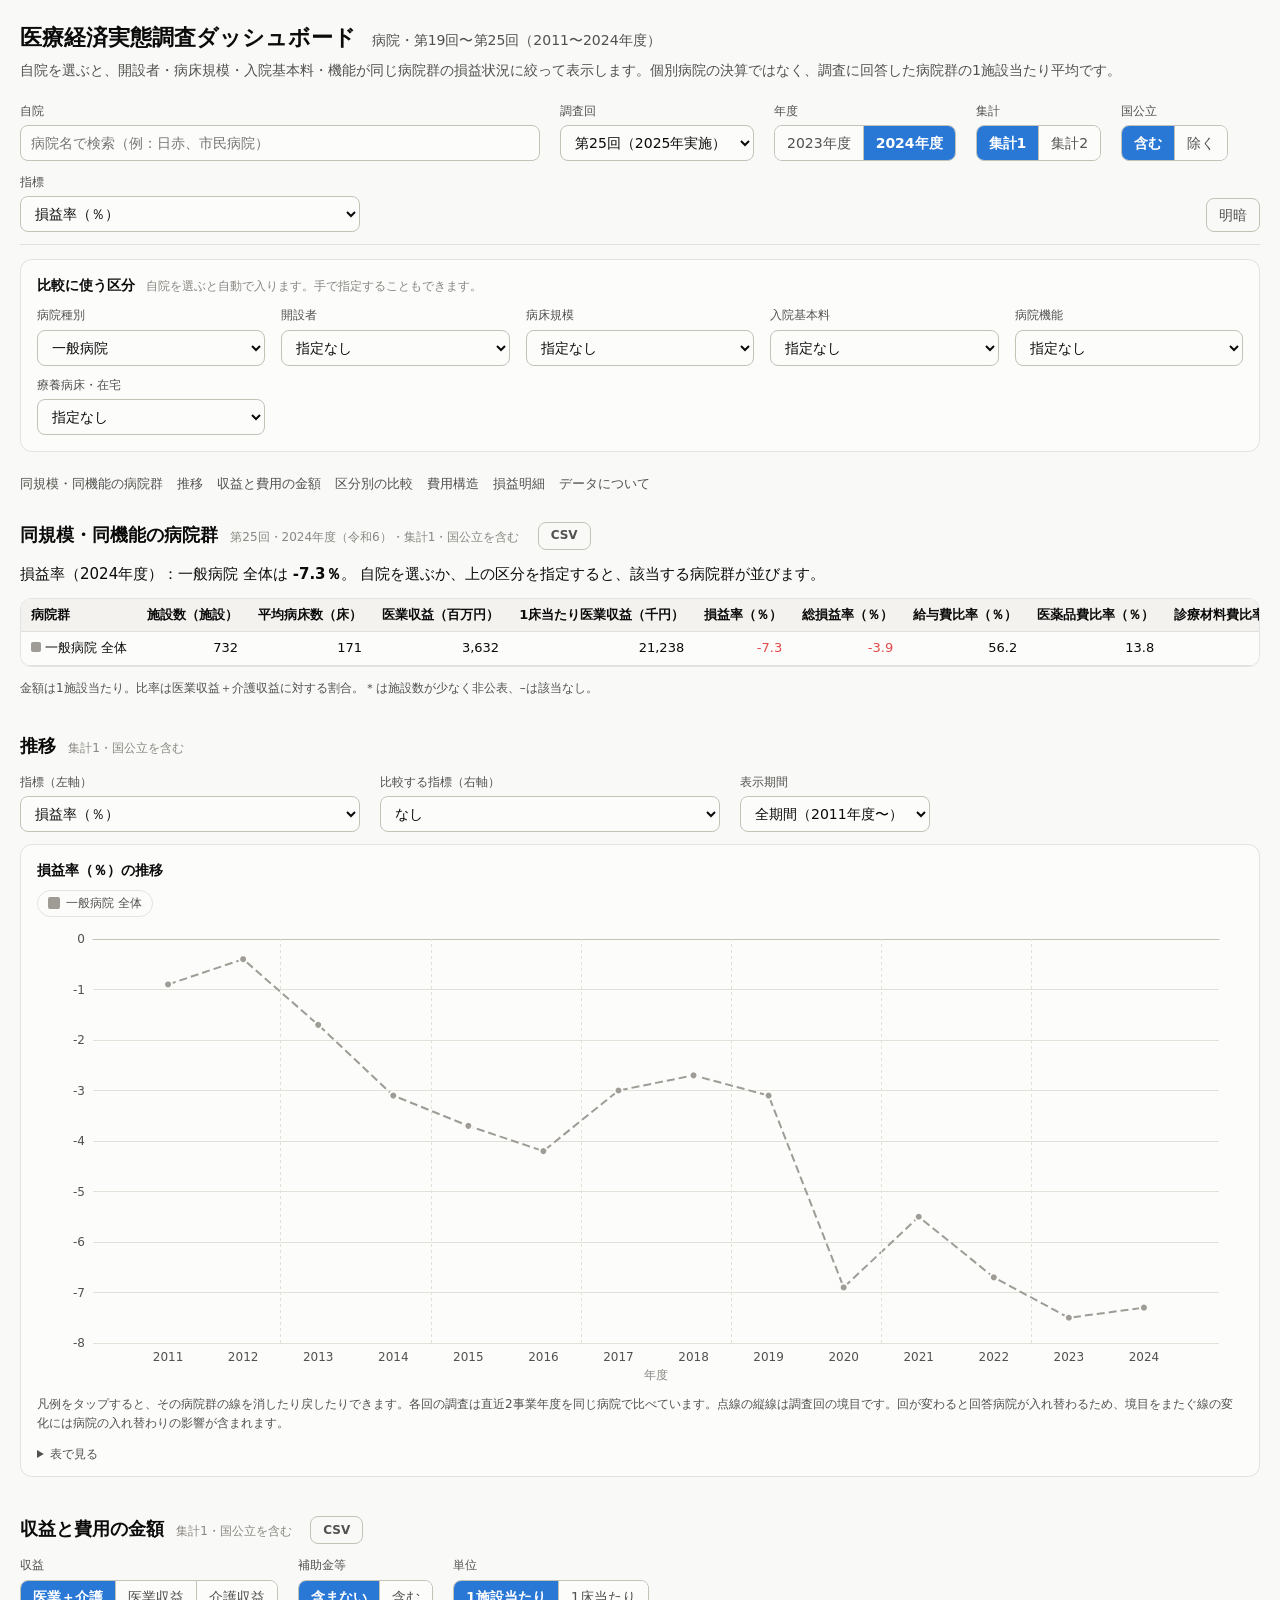
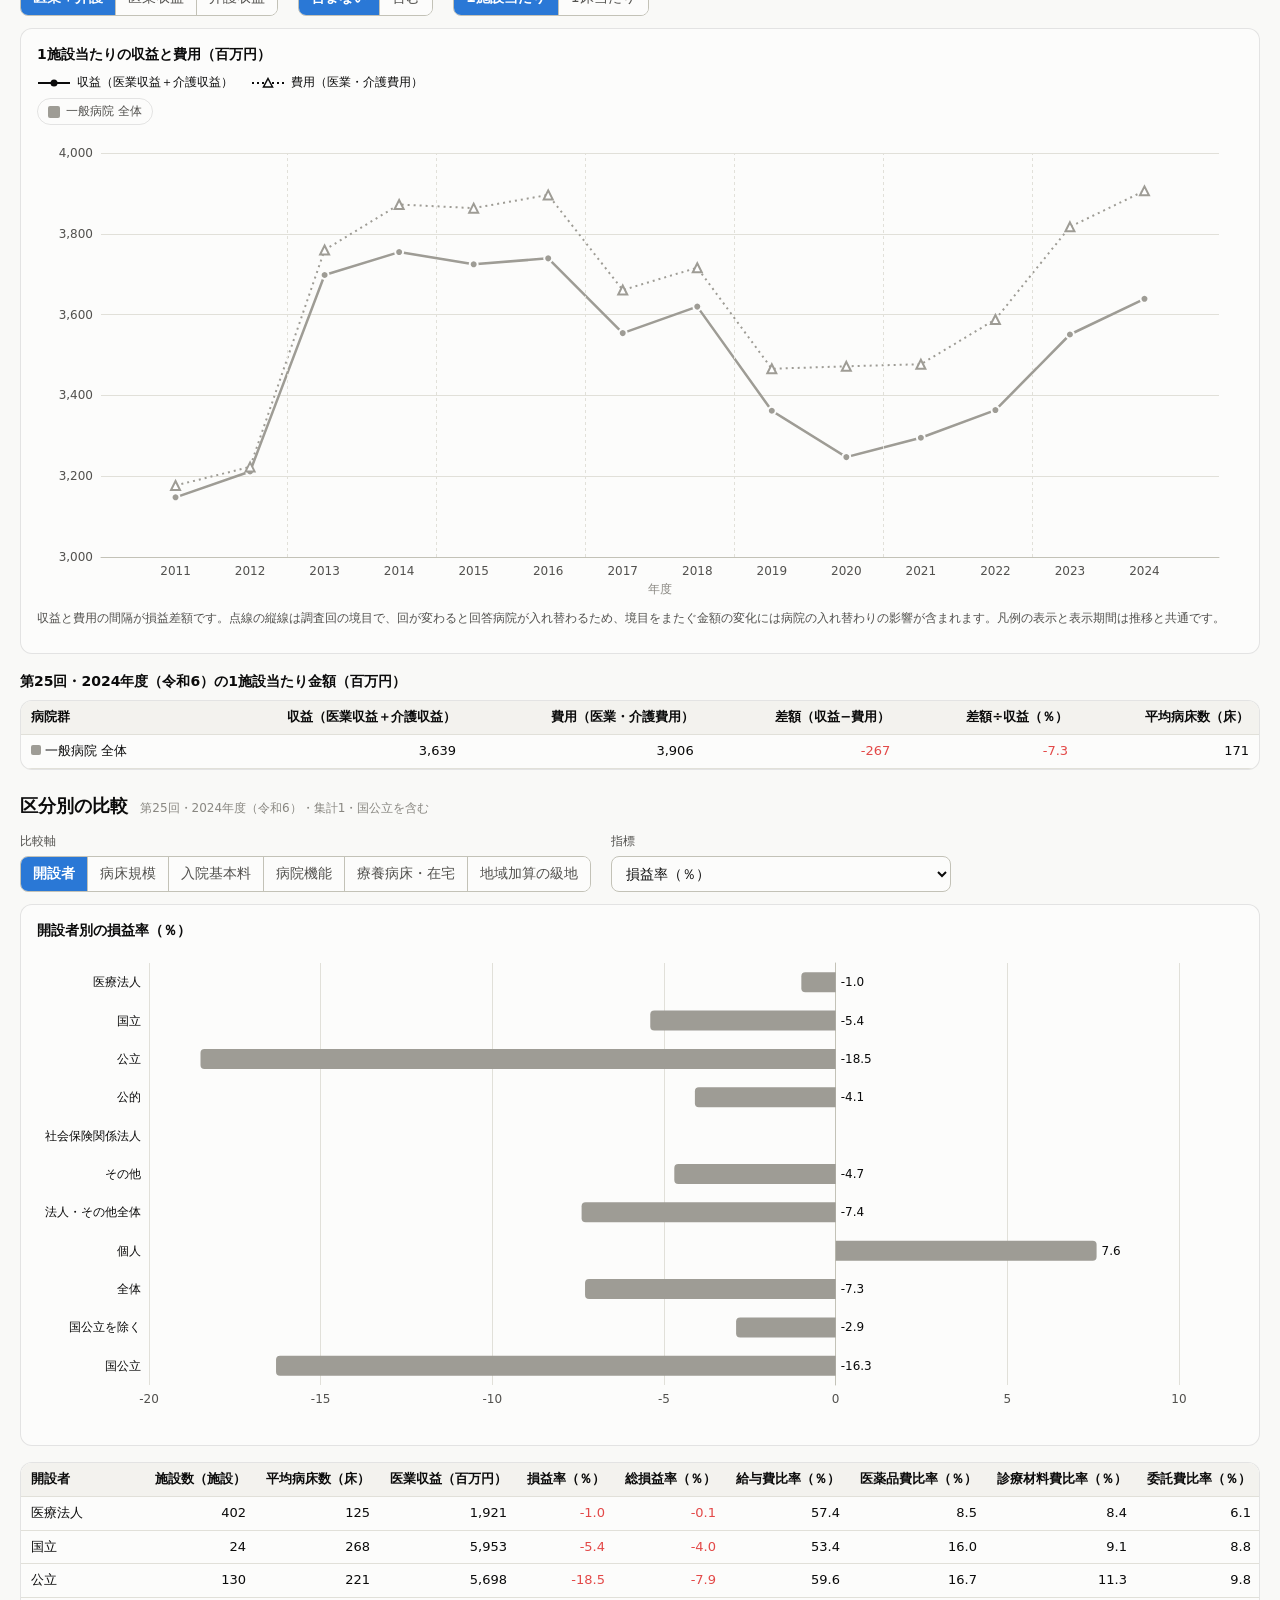
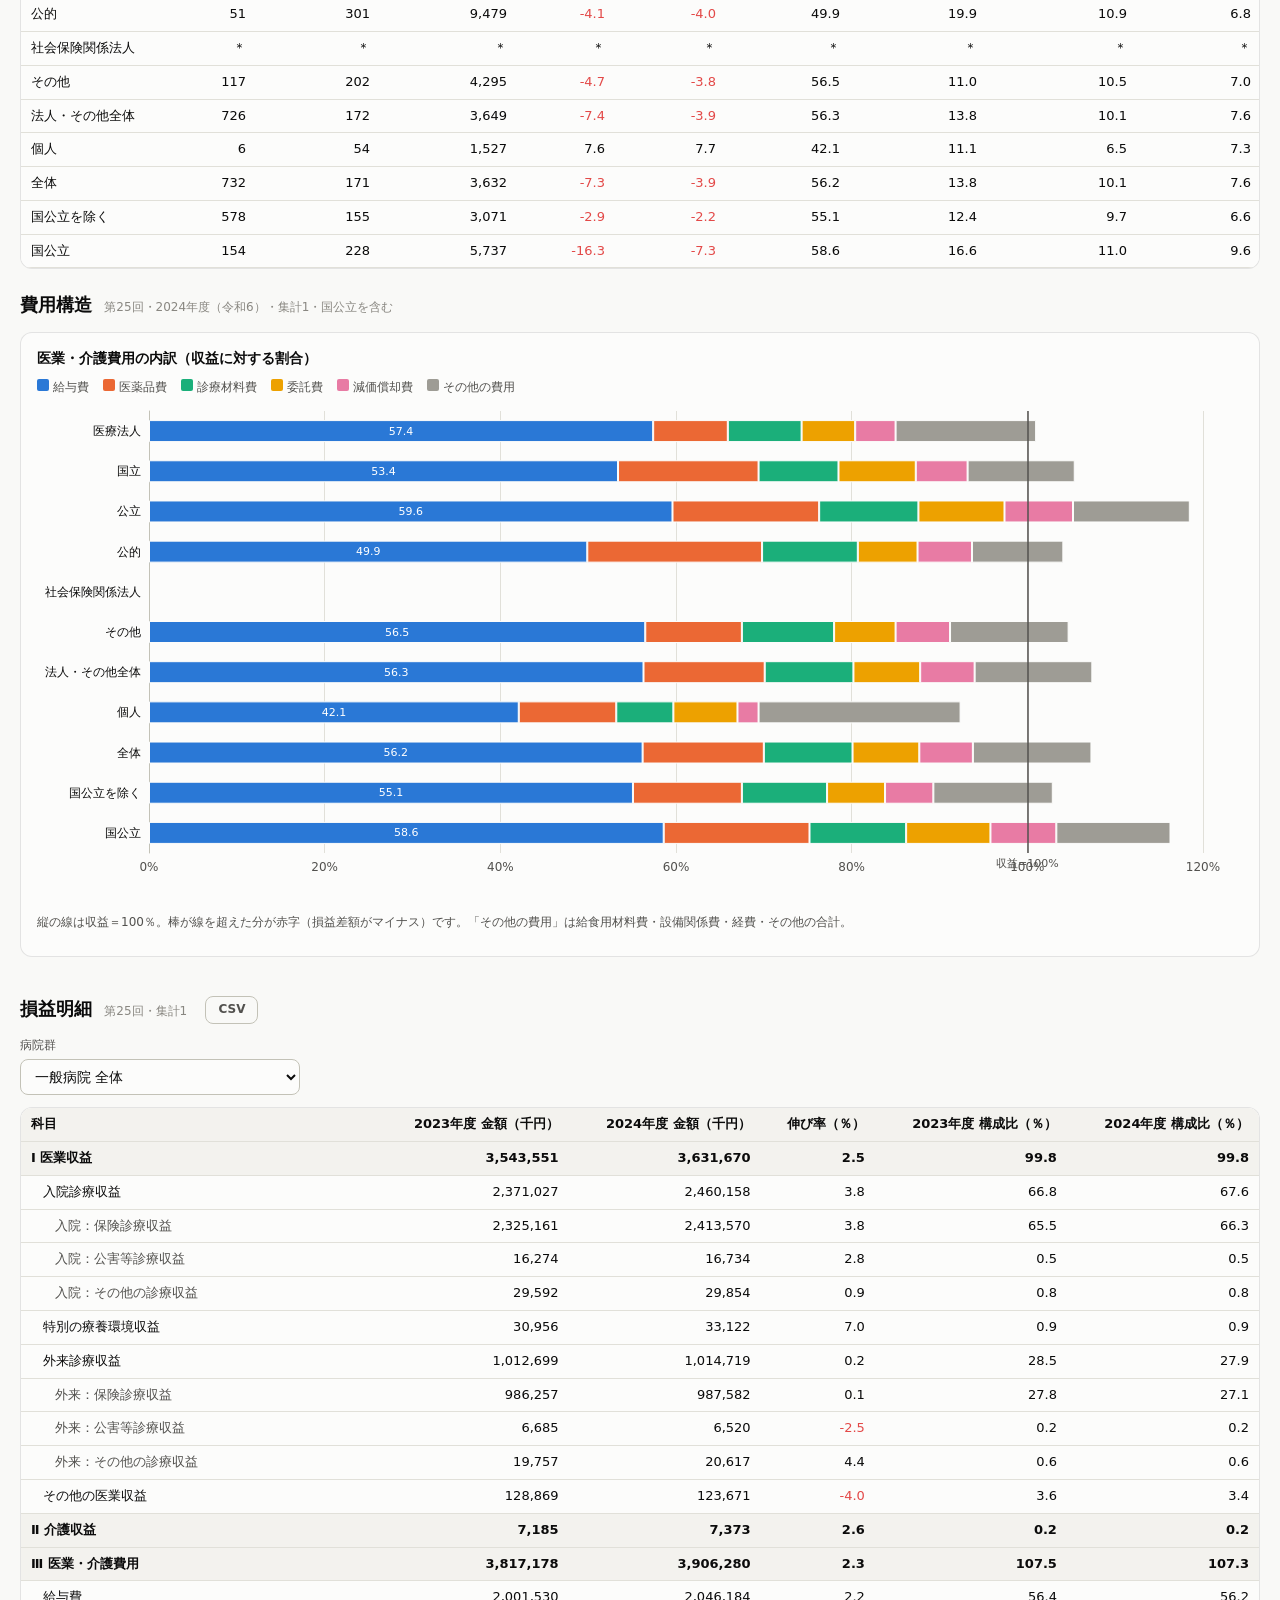
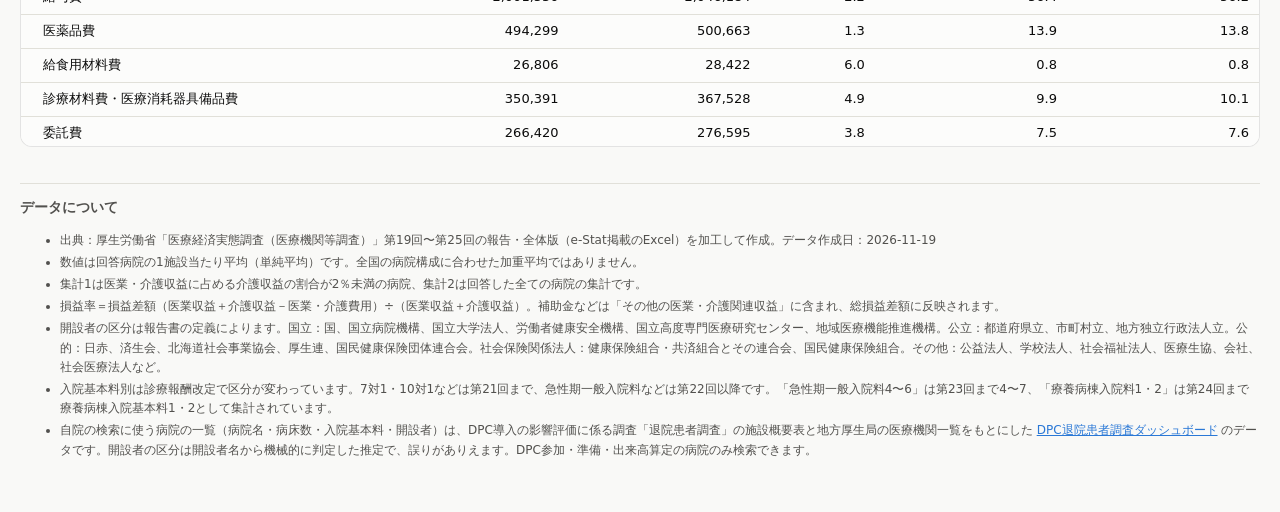
<file: index.html>
<!DOCTYPE html>
<html lang="ja">
<head>
<meta charset="utf-8">
<meta name="viewport" content="width=device-width, initial-scale=1">
<title>医療経済実態調査ダッシュボード（病院）</title>
<link rel="stylesheet" href="style.css">
</head>
<body>
<div class="viz-root">
<header class="page-head">
  <h1>医療経済実態調査ダッシュボード <span class="sub">病院・第19回〜<span id="latest-round"></span>（<span id="fy-range"></span>年度）</span></h1>
  <p class="lead">自院を選ぶと、開設者・病床規模・入院基本料・機能が同じ病院群の損益状況に絞って表示します。個別病院の決算ではなく、調査に回答した病院群の1施設当たり平均です。</p>
</header>

<section class="filters" id="filters" aria-label="表示条件">
  <div class="f-item f-search">
    <label for="q">自院</label>
    <div class="combo">
      <input id="q" type="search" autocomplete="off" placeholder="病院名で検索（例：日赤、市民病院）" role="combobox" aria-expanded="false" aria-controls="q-list">
      <ul id="q-list" class="combo-list" role="listbox" hidden></ul>
    </div>
  </div>
  <div class="f-item">
    <label for="round">調査回</label>
    <select id="round" class="sel auto"></select>
  </div>
  <div class="f-item">
    <span class="f-label" id="fy-label">年度</span>
    <div class="seg" id="fy-seg" role="radiogroup" aria-labelledby="fy-label"></div>
  </div>
  <div class="f-item">
    <span class="f-label" id="shukei-label">集計</span>
    <div class="seg" id="shukei-seg" role="radiogroup" aria-labelledby="shukei-label">
      <button type="button" role="radio" data-v="1" aria-checked="true" title="介護収益が2％未満の病院">集計1</button>
      <button type="button" role="radio" data-v="2" aria-checked="false" title="回答した全ての病院">集計2</button>
    </div>
  </div>
  <div class="f-item">
    <span class="f-label" id="scope-label">国公立</span>
    <div class="seg" id="scope-seg" role="radiogroup" aria-labelledby="scope-label">
      <button type="button" role="radio" data-v="all" aria-checked="true">含む</button>
      <button type="button" role="radio" data-v="ex" aria-checked="false">除く</button>
    </div>
  </div>
  <div class="f-item">
    <label for="ind">指標</label>
    <select id="ind" class="sel auto"></select>
  </div>
  <div class="f-item f-theme">
    <button type="button" class="ghost" id="theme-btn" aria-label="表示の明暗を切り替え">明暗</button>
  </div>
</section>

<section class="selfcard" id="selfcard" hidden>
  <div>
    <h2 id="self-name"></h2>
    <p class="muted" id="self-meta"></p>
  </div>
  <button type="button" class="ghost" id="self-clear">選択を解除</button>
</section>

<section class="card" id="prof-card" style="margin-top:14px">
  <h3>比較に使う区分 <span class="note" id="prof-note">自院を選ぶと自動で入ります。違っていれば直してください。</span></h3>
  <div class="prof">
    <div class="f-item"><label for="p-htype">病院種別</label><select id="p-htype" class="sel"></select></div>
    <div class="f-item"><label for="p-owner">開設者</label><select id="p-owner" class="sel"></select></div>
    <div class="f-item"><label for="p-bed">病床規模</label><select id="p-bed" class="sel"></select></div>
    <div class="f-item"><label for="p-nyuin">入院基本料</label><select id="p-nyuin" class="sel"></select></div>
    <div class="f-item"><label for="p-func">病院機能</label><select id="p-func" class="sel"></select></div>
    <div class="f-item"><label for="p-ryo">療養病床・在宅</label><select id="p-ryo" class="sel"></select></div>
  </div>
</section>

<nav class="toc" aria-label="目次">
  <a href="#sec-peer">同規模・同機能の病院群</a>
  <a href="#sec-trend">推移</a>
  <a href="#sec-amt">収益と費用の金額</a>
  <a href="#sec-axis">区分別の比較</a>
  <a href="#sec-cost">費用構造</a>
  <a href="#sec-pl">損益明細</a>
  <a href="#sec-note">データについて</a>
</nav>

<section class="sec" id="sec-peer">
  <h2>同規模・同機能の病院群 <span class="note" id="peer-cond"></span>
    <button type="button" class="ghost small" id="peer-csv">CSV</button></h2>
  <p class="hero" id="peer-hero"></p>
  <div class="tablewrap"><table id="peer-table"></table></div>
  <p class="small muted">金額は1施設当たり。比率は医業収益＋介護収益に対する割合。＊は施設数が少なく非公表、–は該当なし。</p>
</section>

<section class="sec" id="sec-trend">
  <h2>推移 <span class="note" id="trend-cond"></span></h2>
  <div class="pick-row" style="margin-bottom:12px">
    <div class="f-item"><label for="trend-ind">指標（左軸）</label><select id="trend-ind" class="sel auto"></select></div>
    <div class="f-item"><label for="trend-ind2">比較する指標（右軸）</label><select id="trend-ind2" class="sel auto"></select></div>
    <div class="f-item"><label for="trend-from">表示期間</label><select id="trend-from" class="sel auto"></select></div>
  </div>
  <div class="card">
    <h3 id="trend-title"></h3>
    <div class="legend trend-key" id="trend-key" hidden></div>
    <div class="legend" id="trend-legend"></div>
    <p class="small muted" id="trend-gap"></p>
    <div class="chart tall" id="ch-trend" role="img" aria-label="病院群ごとの指標の推移"></div>
    <p class="small muted">凡例をタップすると、その病院群の線を消したり戻したりできます。各回の調査は直近2事業年度を同じ病院で比べています。点線の縦線は調査回の境目です。回が変わると回答病院が入れ替わるため、境目をまたぐ線の変化には病院の入れ替わりの影響が含まれます。</p>
    <details class="tv"><summary>表で見る</summary><div class="tablewrap"><table id="trend-table"></table></div></details>
  </div>
</section>

<section class="sec" id="sec-amt">
  <h2>収益と費用の金額 <span class="note" id="amt-cond"></span>
    <button type="button" class="ghost small" id="amt-csv">CSV</button></h2>
  <div class="pick-row" style="margin-bottom:12px">
    <div class="f-item">
      <span class="f-label" id="grev-label">収益</span>
      <div class="seg" id="grev-seg" role="radiogroup" aria-labelledby="grev-label">
        <button type="button" role="radio" data-v="total" aria-checked="true">医業＋介護</button>
        <button type="button" role="radio" data-v="med" aria-checked="false">医業収益</button>
        <button type="button" role="radio" data-v="care" aria-checked="false">介護収益</button>
      </div>
    </div>
    <div class="f-item">
      <span class="f-label" id="gsub-label">補助金等</span>
      <div class="seg" id="gsub-seg" role="radiogroup" aria-labelledby="gsub-label">
        <button type="button" role="radio" data-v="0" aria-checked="true">含まない</button>
        <button type="button" role="radio" data-v="1" aria-checked="false">含む</button>
      </div>
    </div>
    <div class="f-item">
      <span class="f-label" id="gunit-label">単位</span>
      <div class="seg" id="gunit-seg" role="radiogroup" aria-labelledby="gunit-label">
        <button type="button" role="radio" data-v="fac" aria-checked="true">1施設当たり</button>
        <button type="button" role="radio" data-v="bed" aria-checked="false">1床当たり</button>
      </div>
    </div>
  </div>
  <div class="card">
    <h3 id="amt-title"></h3>
    <div class="legend trend-key" id="amt-key"></div>
    <div class="legend" id="amt-legend"></div>
    <p class="small muted" id="amt-warn"></p>
    <div class="chart tall" id="ch-amt" role="img" aria-label="病院群ごとの収益と費用の金額の推移"></div>
    <p class="small muted" id="amt-note"></p>
  </div>
  <h3 style="margin-top:14px" id="amt-tbl-title"></h3>
  <div class="tablewrap"><table id="amt-table"></table></div>
</section>

<section class="sec" id="sec-axis">
  <h2>区分別の比較 <span class="note" id="axis-cond"></span></h2>
  <div class="pick-row" style="margin-bottom:12px">
    <div class="f-item">
      <span class="f-label" id="axis-label">比較軸</span>
      <div class="seg" id="axis-seg" role="radiogroup" aria-labelledby="axis-label"></div>
    </div>
    <div class="f-item"><label for="axis-ind">指標</label><select id="axis-ind" class="sel auto"></select></div>
    <div class="f-item" id="axis-sub-wrap" hidden>
      <label for="axis-sub">対象</label>
      <select id="axis-sub" class="sel"></select>
    </div>
  </div>
  <div class="card">
    <h3 id="axis-title"></h3>
    <div class="legend" id="axis-legend"></div>
    <div class="chart tall" id="ch-axis" role="img" aria-label="区分別の指標"></div>
  </div>
  <div class="tablewrap"><table id="axis-table"></table></div>
</section>

<section class="sec" id="sec-cost">
  <h2>費用構造 <span class="note" id="cost-cond"></span></h2>
  <div class="card">
    <h3>医業・介護費用の内訳（収益に対する割合）</h3>
    <div class="legend" id="cost-legend"></div>
    <div class="chart tall" id="ch-cost" role="img" aria-label="区分別の費用構成"></div>
    <p class="small muted">縦の線は収益＝100％。棒が線を超えた分が赤字（損益差額がマイナス）です。「その他の費用」は給食用材料費・設備関係費・経費・その他の合計。</p>
  </div>
</section>

<section class="sec" id="sec-pl">
  <h2>損益明細 <span class="note" id="pl-cond"></span>
    <button type="button" class="ghost small" id="pl-csv">CSV</button></h2>
  <div class="pick-row" style="margin-bottom:12px">
    <div class="f-item"><label for="pl-group">病院群</label><select id="pl-group" class="sel"></select></div>
  </div>
  <div class="tablewrap"><table id="pl-table"></table></div>
</section>

<footer class="foot" id="sec-note">
  <h2>データについて</h2>
  <ul>
    <li>出典：厚生労働省「医療経済実態調査（医療機関等調査）」第19回〜<span id="foot-latest"></span>の報告・全体版（e-Stat掲載のExcel）を加工して作成。<span id="foot-built"></span></li>
    <li>数値は回答病院の1施設当たり平均（単純平均）です。全国の病院構成に合わせた加重平均ではありません。</li>
    <li>集計1は医業・介護収益に占める介護収益の割合が2％未満の病院、集計2は回答した全ての病院の集計です。</li>
    <li>損益率＝損益差額（医業収益＋介護収益－医業・介護費用）÷（医業収益＋介護収益）。補助金などは「その他の医業・介護関連収益」に含まれ、総損益差額に反映されます。</li>
    <li>開設者の区分は報告書の定義によります。国立：国、国立病院機構、国立大学法人、労働者健康安全機構、国立高度専門医療研究センター、地域医療機能推進機構。公立：都道府県立、市町村立、地方独立行政法人立。公的：日赤、済生会、北海道社会事業協会、厚生連、国民健康保険団体連合会。社会保険関係法人：健康保険組合・共済組合とその連合会、国民健康保険組合。その他：公益法人、学校法人、社会福祉法人、医療生協、会社、社会医療法人など。</li>
    <li>入院基本料別は診療報酬改定で区分が変わっています。7対1・10対1などは第21回まで、急性期一般入院料などは第22回以降です。「急性期一般入院料4〜6」は第23回まで4〜7、「療養病棟入院料1・2」は第24回まで療養病棟入院基本料1・2として集計されています。</li>
    <li>自院の検索に使う病院の一覧（病院名・病床数・入院基本料・開設者）は、DPC導入の影響評価に係る調査「退院患者調査」の施設概要表と地方厚生局の医療機関一覧をもとにした <a href="https://kntw-blip.github.io/dpc-taiin-dashboard/">DPC退院患者調査ダッシュボード</a> のデータです。開設者の区分は開設者名から機械的に判定した推定で、誤りがありえます。DPC参加・準備・出来高算定の病院のみ検索できます。</li>
  </ul>
</footer>
</div>
<div class="tip" id="tip" hidden></div>
<script src="vendor/echarts.min.js"></script>
<script src="app.js"></script>
</body>
</html>
</file>
<file: style.css>
/* トークン（明るい表示）。暗い表示は同じ色相の暗い面用の段を使う */
.viz-root {
  color-scheme: light;
  --page: #f9f9f7; --surface-1: #fcfcfb; --surface-2: #f3f2ee;
  --text-primary: #0b0b0b; --text-secondary: #52514e; --text-muted: #898781;
  --grid: #e1e0d9; --axis: #c3c2b7; --border: rgba(11,11,11,0.10);
  --self: #2a78d6; --other: #c9c8c0; --other-strong: #9e9c95; --ref: #52514e;
  --s1: #2a78d6; --s2: #eb6834; --s3: #1baf7a; --s4: #eda100; --s5: #e87ba4; --s6: #008300;
  --pos: #2a78d6; --neg: #e34948; --mid: #f0efec;
  --seq-0: #f3f2ee; --seq-1: #cde2fb; --seq-2: #9ec5f4; --seq-3: #6da7ec; --seq-4: #3987e5; --seq-5: #256abf; --seq-6: #184f95; --seq-7: #0d366b;
  --good: #006300;
  --focus: #2a78d6;
}
@media (prefers-color-scheme: dark) {
  :root:where(:not([data-theme="light"])) .viz-root {
    color-scheme: dark;
    --page: #0d0d0d; --surface-1: #1a1a19; --surface-2: #232321;
    --text-primary: #f0efec; --text-secondary: #c3c2b7; --text-muted: #898781;
    --grid: #2c2c2a; --axis: #383835; --border: rgba(255,255,255,0.10);
    --self: #3987e5; --other: #4a4a46; --other-strong: #6b6a65; --ref: #c3c2b7;
    --s1: #3987e5; --s2: #d95926; --s3: #199e70; --s4: #c98500; --s5: #d55181; --s6: #008300;
    --pos: #3987e5; --neg: #e66767; --mid: #383835;
    --seq-0: #232321; --seq-1: #17283d; --seq-2: #104281; --seq-3: #184f95; --seq-4: #256abf; --seq-5: #3987e5; --seq-6: #6da7ec; --seq-7: #b7d3f6;
    --good: #0ca30c;
  }
}
:root[data-theme="dark"] .viz-root {
  color-scheme: dark;
  --page: #0d0d0d; --surface-1: #1a1a19; --surface-2: #232321;
  --text-primary: #f0efec; --text-secondary: #c3c2b7; --text-muted: #898781;
  --grid: #2c2c2a; --axis: #383835; --border: rgba(255,255,255,0.10);
  --self: #3987e5; --other: #4a4a46; --other-strong: #6b6a65; --ref: #c3c2b7;
  --s1: #3987e5; --s2: #d95926; --s3: #199e70; --s4: #c98500; --s5: #d55181; --s6: #008300;
  --pos: #3987e5; --neg: #e66767; --mid: #383835;
  --seq-0: #232321; --seq-1: #17283d; --seq-2: #104281; --seq-3: #184f95; --seq-4: #256abf; --seq-5: #3987e5; --seq-6: #6da7ec; --seq-7: #b7d3f6;
  --good: #0ca30c;
}

* { box-sizing: border-box; }
html, body { margin: 0; }
body { background: #f9f9f7; }
:root[data-theme="dark"] body { background: #0d0d0d; }
@media (prefers-color-scheme: dark) { :root:where(:not([data-theme="light"])) body { background: #0d0d0d; } }
.viz-root {
  background: var(--page); color: var(--text-primary); min-height: 100vh;
  font: 14px/1.6 system-ui, -apple-system, "Segoe UI", "Hiragino Sans", "Noto Sans JP", sans-serif;
  padding: 0 20px 40px; max-width: 1360px; margin: 0 auto;
}
a { color: var(--self); }
h1 { font-size: 22px; margin: 0; font-weight: 650; }
h1 .sub { font-size: 14px; font-weight: 400; color: var(--text-secondary); margin-left: 8px; }
h2 { font-size: 18px; margin: 0 0 12px; font-weight: 650; }
h3 { font-size: 14px; margin: 0 0 8px; font-weight: 600; }
.note { font-weight: 400; font-size: 12px; color: var(--text-muted); margin-left: 6px; }
.muted { color: var(--text-secondary); }
.small { font-size: 12px; }
.page-head { padding: 20px 0 8px; }
.lead { margin: 4px 0 0; color: var(--text-secondary); }

/* 条件（1行・すべてのチャートに効く） */
.filters {
  position: sticky; top: 0; z-index: 20; display: flex; flex-wrap: wrap; gap: 12px 20px; align-items: flex-end;
  padding: 12px 0; background: var(--page); border-bottom: 1px solid var(--grid);
}
.f-item { display: flex; flex-direction: column; gap: 4px; }
.f-item label, .f-label { font-size: 12px; color: var(--text-secondary); }
.f-search { flex: 1 1 340px; max-width: 520px; }
.f-theme { margin-left: auto; }
.combo { position: relative; }
.combo input {
  width: 100%; height: 36px; padding: 0 10px; font: inherit; color: var(--text-primary);
  background: var(--surface-1); border: 1px solid var(--axis); border-radius: 8px;
}
.combo input:focus { outline: 2px solid var(--focus); outline-offset: 1px; }
.combo-list {
  position: absolute; left: 0; right: 0; top: 40px; max-height: 360px; overflow: auto; margin: 0; padding: 4px 0; list-style: none;
  background: var(--surface-1); border: 1px solid var(--border); border-radius: 8px; box-shadow: 0 8px 24px rgba(0,0,0,.12); z-index: 30;
}
.combo-list li { padding: 6px 12px; cursor: pointer; display: flex; justify-content: space-between; gap: 12px; }
.combo-list li .m { color: var(--text-muted); font-size: 12px; white-space: nowrap; }
.combo-list li[aria-selected="true"], .combo-list li:hover { background: var(--surface-2); }
.seg { display: inline-flex; border: 1px solid var(--axis); border-radius: 8px; overflow: hidden; }
.seg button {
  font: inherit; height: 34px; padding: 0 12px; border: 0; background: var(--surface-1); color: var(--text-secondary); cursor: pointer;
}
.seg button + button { border-left: 1px solid var(--axis); }
.seg button[aria-checked="true"] { background: var(--self); color: #fff; font-weight: 600; }
.seg button:focus-visible, .ghost:focus-visible { outline: 2px solid var(--focus); outline-offset: 1px; }
.ghost {
  font: inherit; height: 34px; padding: 0 12px; border: 1px solid var(--axis); border-radius: 8px;
  background: transparent; color: var(--text-secondary); cursor: pointer;
}
.ghost.small { height: 28px; font-size: 12px; margin-left: 12px; vertical-align: middle; }

.empty { padding: 60px 0; text-align: center; font-size: 16px; }

.selfcard { display: flex; justify-content: space-between; align-items: flex-start; gap: 16px; flex-wrap: wrap; padding: 18px 0 6px; }
.selfcard h2 { font-size: 20px; margin: 0; }
.selfcard p { margin: 2px 0 0; }
.group-chip { background: var(--surface-1); border: 1px solid var(--border); border-radius: 10px; padding: 8px 12px; font-size: 13px; max-width: 560px; }
.group-chip .warn { color: var(--text-secondary); }

.toc { display: flex; flex-wrap: wrap; gap: 4px 14px; padding: 6px 0 4px; font-size: 13px; }
.toc a { color: var(--text-secondary); text-decoration: none; }
.toc a:hover { color: var(--self); text-decoration: underline; }

.sec { padding-top: 22px; scroll-margin-top: 80px; }
.grid2 { display: grid; grid-template-columns: repeat(auto-fit, minmax(440px, 1fr)); gap: 16px; }
.card { background: var(--surface-1); border: 1px solid var(--border); border-radius: 12px; padding: 14px 16px 12px; margin-bottom: 16px; min-width: 0; position: relative; }
.card .tbtn { position: absolute; top: 10px; right: 12px; }
.card:has(> .tbtn) > h3 { padding-right: 56px; }
.chart { width: 100%; height: 300px; }
.chart.tall { height: 460px; }
.chart.xtall { height: 560px; }
.card .tableview { max-height: 460px; overflow: auto; }

/* KPI（数値そのものが主役） */
.kpis { display: grid; grid-template-columns: repeat(auto-fill, minmax(190px, 1fr)); gap: 12px; margin-bottom: 16px; }
.kpi { background: var(--surface-1); border: 1px solid var(--border); border-radius: 12px; padding: 12px 14px; }
.kpi .l { font-size: 12px; color: var(--text-secondary); }
.kpi .v { font-size: 24px; font-weight: 600; line-height: 1.3; }
.kpi .v .u { font-size: 13px; font-weight: 400; color: var(--text-secondary); margin-left: 2px; }
.kpi .d { font-size: 12px; color: var(--text-secondary); }
.kpi .r { font-size: 12px; color: var(--text-muted); margin-top: 2px; }

.ranks { display: grid; grid-template-columns: 1fr auto; gap: 6px 14px; font-size: 13px; align-items: center; }
.ranks .meter { height: 8px; border-radius: 4px; background: var(--seq-1); position: relative; overflow: hidden; margin-top: 3px; }
.ranks .meter i { position: absolute; left: 0; top: 0; bottom: 0; background: var(--self); border-radius: 4px; }
.ranks .rk { font-variant-numeric: tabular-nums; color: var(--text-secondary); white-space: nowrap; }

.tablewrap { overflow: auto; max-height: 640px; background: var(--surface-1); border: 1px solid var(--border); border-radius: 12px; }
table { border-collapse: collapse; width: 100%; font-size: 13px; }
th, td { padding: 6px 10px; border-bottom: 1px solid var(--grid); text-align: right; white-space: nowrap; font-variant-numeric: tabular-nums; }
th:first-child, td:first-child, th.t, td.t { text-align: left; }
thead th { position: sticky; top: 0; background: var(--surface-2); font-weight: 600; cursor: pointer; z-index: 1; }
thead th[aria-sort="descending"]::after { content: " ▼"; font-size: 10px; }
thead th[aria-sort="ascending"]::after { content: " ▲"; font-size: 10px; }
tr.self td { font-weight: 650; background: color-mix(in srgb, var(--self) 10%, transparent); }

.tip {
  position: fixed; pointer-events: none; z-index: 50; background: var(--surface-1); color: var(--text-primary);
  border: 1px solid var(--border); border-radius: 8px; padding: 8px 10px; font-size: 12px; box-shadow: 0 6px 20px rgba(0,0,0,.14);
}

.foot { margin-top: 36px; padding-top: 12px; border-top: 1px solid var(--grid); font-size: 12px; color: var(--text-secondary); }
.foot h2 { font-size: 14px; }
.foot li { margin: 3px 0; }

@media (max-width: 720px) {
  .viz-root { padding: 0 12px 30px; }
  .grid2 { grid-template-columns: 1fr; }
  .chart.tall { height: 420px; }
  .f-theme { margin-left: 0; }
}

.surg-pick .f-search { max-width: 720px; }
.surg-info { margin: 10px 0 2px; font-size: 14px; }
.surg-info b { font-weight: 650; }

.subhead { font-size: 15px; margin: 18px 0 8px; }
.fim-toggle { margin: 4px 0 12px; }
.sel { height: 36px; min-width: 360px; max-width: 100%; padding: 0 10px; font: inherit; color: var(--text-primary); background: var(--surface-1); border: 1px solid var(--axis); border-radius: 8px; }
.sel:focus { outline: 2px solid var(--focus); outline-offset: 1px; }
.fim-toggle .seg { align-self: flex-start; }

.method { font-size: 12px; color: var(--text-secondary); background: var(--surface-2); border-radius: 10px; padding: 10px 14px; margin: 0 0 16px; }
.method p { margin: 4px 0; }
.pick-row { display: flex; flex-wrap: wrap; gap: 12px 20px; }
.pick-row .sel { min-width: 280px; }

.nbox { display: flex; align-items: center; gap: 8px; height: 34px; }
.nbox input[type="range"] { width: 160px; accent-color: var(--self); }
.nbox input[type="number"] { width: 72px; height: 34px; padding: 0 8px; font: inherit; color: var(--text-primary); background: var(--surface-1); border: 1px solid var(--axis); border-radius: 8px; }
.nbox input:focus-visible { outline: 2px solid var(--focus); outline-offset: 1px; }
.peerbox { margin: 8px 0 4px; }
.peerbox summary { cursor: pointer; }
.peerbox .tablewrap { max-height: 360px; margin-top: 8px; }

/* ---------- 使い方 ---------- */
.head-btns { display: flex; gap: 8px; }
.primary-ghost { font: inherit; height: 34px; padding: 0 14px; border: 1px solid var(--self); border-radius: 8px; background: transparent; color: var(--self); font-weight: 600; cursor: pointer; }
.primary-ghost:focus-visible, .help-btn:focus-visible, .tb-next:focus-visible, .hp-close:focus-visible { outline: 2px solid var(--focus); outline-offset: 1px; }
.help-btn { display: inline-flex; align-items: center; justify-content: center; width: 20px; height: 20px; margin-left: 6px; vertical-align: 1px;
  border-radius: 50%; border: 1px solid var(--axis); background: var(--surface-1); color: var(--text-secondary); font: 600 12px/1 system-ui, sans-serif; cursor: pointer; padding: 0; }
.help-btn:hover { border-color: var(--self); color: var(--self); }
.help-pop { position: fixed; z-index: 60; background: var(--surface-1); color: var(--text-primary); border: 1px solid var(--border); border-radius: 12px;
  box-shadow: 0 10px 30px rgba(0,0,0,.18); padding: 12px 14px; font-size: 13px; max-height: 70vh; overflow: auto; }
.hpop-head { display: flex; justify-content: space-between; align-items: flex-start; gap: 8px; margin-bottom: 6px; }
.hpop-row { margin-top: 6px; }
.hpop-row p { margin: 2px 0 0; }
.hpop-k { font-size: 11px; font-weight: 600; color: var(--text-secondary); }
.hp-close { border: 0; background: transparent; color: var(--text-secondary); font-size: 20px; line-height: 1; cursor: pointer; padding: 0 4px; }
.help-panel { position: fixed; top: 0; right: 0; bottom: 0; width: min(480px, 100vw); z-index: 55; background: var(--surface-1); color: var(--text-primary);
  border-left: 1px solid var(--border); box-shadow: -10px 0 30px rgba(0,0,0,.14); display: flex; flex-direction: column; }
.hp-head { display: flex; justify-content: space-between; align-items: center; padding: 14px 18px 6px; }
.hp-head h2 { margin: 0; }
.hp-nav { display: flex; flex-wrap: wrap; gap: 4px 14px; padding: 0 18px 10px; border-bottom: 1px solid var(--grid); font-size: 13px; }
.hp-nav a { color: var(--self); text-decoration: none; }
.hp-body { overflow: auto; padding: 8px 18px 30px; font-size: 13px; }
.hp-sec { padding-top: 10px; scroll-margin-top: 8px; }
.hp-sec h3 { font-size: 15px; margin: 6px 0; }
.hp-steps { padding-left: 20px; margin: 0; } .hp-steps li { margin: 6px 0; }
.hp-list { padding-left: 18px; margin: 0; } .hp-list li { margin: 4px 0; }
.hp-dl dt { font-weight: 600; margin-top: 8px; } .hp-dl dd { margin: 2px 0 0; color: var(--text-secondary); }
.sw { display: inline-block; width: 10px; height: 10px; border-radius: 2px; margin-right: 4px; vertical-align: 0; }
.sw-self { background: var(--self); } .sw-other { background: var(--other-strong); margin-left: 6px; }
.tour-hole { position: fixed; z-index: 70; border-radius: 10px; pointer-events: none; box-shadow: 0 0 0 9999px rgba(0,0,0,.55); transition: all .2s ease; outline: 2px solid #fff; }
.tour-box { position: fixed; z-index: 71; width: min(380px, calc(100vw - 24px)); background: var(--surface-1); color: var(--text-primary); border-radius: 12px; padding: 14px 16px; box-shadow: 0 12px 34px rgba(0,0,0,.3); font-size: 13px; }
.tour-box h3 { margin: 2px 0 6px; font-size: 15px; }
.tour-box p { margin: 4px 0; }
.tb-step { font-size: 11px; color: var(--text-muted); }
.tb-btns { display: flex; gap: 8px; align-items: center; margin-top: 10px; }
.tb-sp { flex: 1; }
.tb-next { font: inherit; height: 34px; padding: 0 16px; border: 0; border-radius: 8px; background: var(--self); color: #fff; font-weight: 600; cursor: pointer; }
.empty { text-align: left; max-width: 760px; margin: 0 auto; font-size: 14px; }
.qs-title { font-size: 18px; margin: 10px 0 14px; }
.qs { list-style: none; padding: 0; margin: 0 0 16px; display: grid; gap: 12px; }
.qs li { display: flex; gap: 12px; align-items: flex-start; background: var(--surface-1); border: 1px solid var(--border); border-radius: 12px; padding: 12px 14px; }
.qs-n { flex: none; width: 26px; height: 26px; border-radius: 50%; background: var(--self); color: #fff; display: inline-flex; align-items: center; justify-content: center; font-weight: 700; }
.qs-ex { display: flex; flex-wrap: wrap; gap: 6px 14px; align-items: center; }

[hidden] { display: none !important; }
.chk { display: inline-flex; align-items: center; gap: 6px; font-size: 13px; color: var(--text-secondary); align-self: flex-end; padding-bottom: 8px; }
.chk input { accent-color: var(--self); width: 16px; height: 16px; }
.tr-warn { color: var(--text-secondary); font-size: 13px; margin: 2px 0; }

/* スマホ：条件欄の折りたたみ（下にスクロールすると1行の要約に縮む。要約をタップで開く） */
.f-mini, .f-close { display: none; }
@media (max-width: 720px) {
  html { overflow-anchor: none; }  /* 折りたたみ時のずれは filters.js で補正する */
  .filters.has-self .f-close { display: inline-block; }
  .filters.collapsed { padding: 6px 0; gap: 0; }
  .filters.collapsed > :not(.f-mini) { display: none !important; }
  .filters.collapsed .f-mini { display: block; width: 100%; }
  .f-mini-btn { width: 100%; display: flex; align-items: center; gap: 10px; padding: 6px 10px; font: inherit; text-align: left; cursor: pointer;
    background: var(--surface-1); color: var(--text-primary); border: 1px solid var(--border); border-radius: 10px; }
  .f-mini-text { flex: 1; min-width: 0; display: flex; flex-direction: column; line-height: 1.35; }
  .f-mini-text b { font-size: 14px; white-space: nowrap; overflow: hidden; text-overflow: ellipsis; }
  .f-mini-text span { font-size: 12px; color: var(--text-secondary); white-space: nowrap; overflow: hidden; text-overflow: ellipsis; }
  .f-mini-act { flex: none; font-size: 12px; font-weight: 600; color: var(--self); border: 1px solid var(--self); border-radius: 8px; padding: 4px 8px; }
  .f-mini-btn:focus-visible { outline: 2px solid var(--focus); outline-offset: 1px; }
}

/* ---------- 医療経済実態調査ダッシュボード ---------- */
.prof { display: grid; grid-template-columns: repeat(auto-fit, minmax(190px, 1fr)); gap: 10px 16px; margin: 10px 0 4px; }
.prof .sel { min-width: 0; width: 100%; }
.sel.auto { min-width: 0; }
.legend { display: flex; flex-wrap: wrap; gap: 4px 14px; font-size: 12px; color: var(--text-secondary); margin: 0 0 6px; }
.legend .sw { width: 12px; height: 12px; }
.badge { display: inline-block; font-size: 11px; padding: 1px 6px; border-radius: 6px; background: var(--surface-2); color: var(--text-secondary); margin-left: 6px; font-weight: 400; }
td.neg { color: var(--neg); }
tr.lv0 td { font-weight: 650; background: var(--surface-2); }
tr.lv2 td:first-child { padding-left: 34px; color: var(--text-secondary); }
tr.lv1 td:first-child { padding-left: 22px; }
details.tv { margin-top: 6px; } details.tv summary { cursor: pointer; font-size: 12px; color: var(--text-secondary); }
.hero { font-size: 15px; margin: 2px 0 12px; }
.hero b { font-weight: 650; }
@media (max-width: 720px) { .filters { position: static; } .chart.tall { height: 380px; } .sel { min-width: 0; max-width: 100%; } }
/* 凡例ボタン（タップで系列の表示/非表示） */
.legend .lg { font: inherit; font-size: 12px; color: var(--text-secondary); background: transparent; border: 1px solid var(--border); border-radius: 999px; padding: 3px 10px; cursor: pointer; display: inline-flex; align-items: center; gap: 2px; }
.legend .lg[aria-pressed="false"] { opacity: .45; text-decoration: line-through; }
.legend .lg:focus-visible { outline: 2px solid var(--focus); outline-offset: 1px; }
/* 切り替えボタンは折り返さず、はみ出す分は横スクロール */
.seg { max-width: 100%; overflow-x: auto; }
.seg button { white-space: nowrap; flex: none; }
@media (max-width: 720px) {
  .chart.tall { height: 420px; }
  .card { padding: 12px 10px 10px; }
  h2 .note { display: block; margin: 2px 0 0; }
  .f-item { max-width: 100%; }
}

#trend-gap:empty { display: none; }

.trend-key { color: var(--text-primary); font-size: 12px; gap: 4px 18px; }
.trend-key span { display: inline-flex; align-items: center; gap: 6px; }
.trend-key[hidden] { display: none; }
</file>
